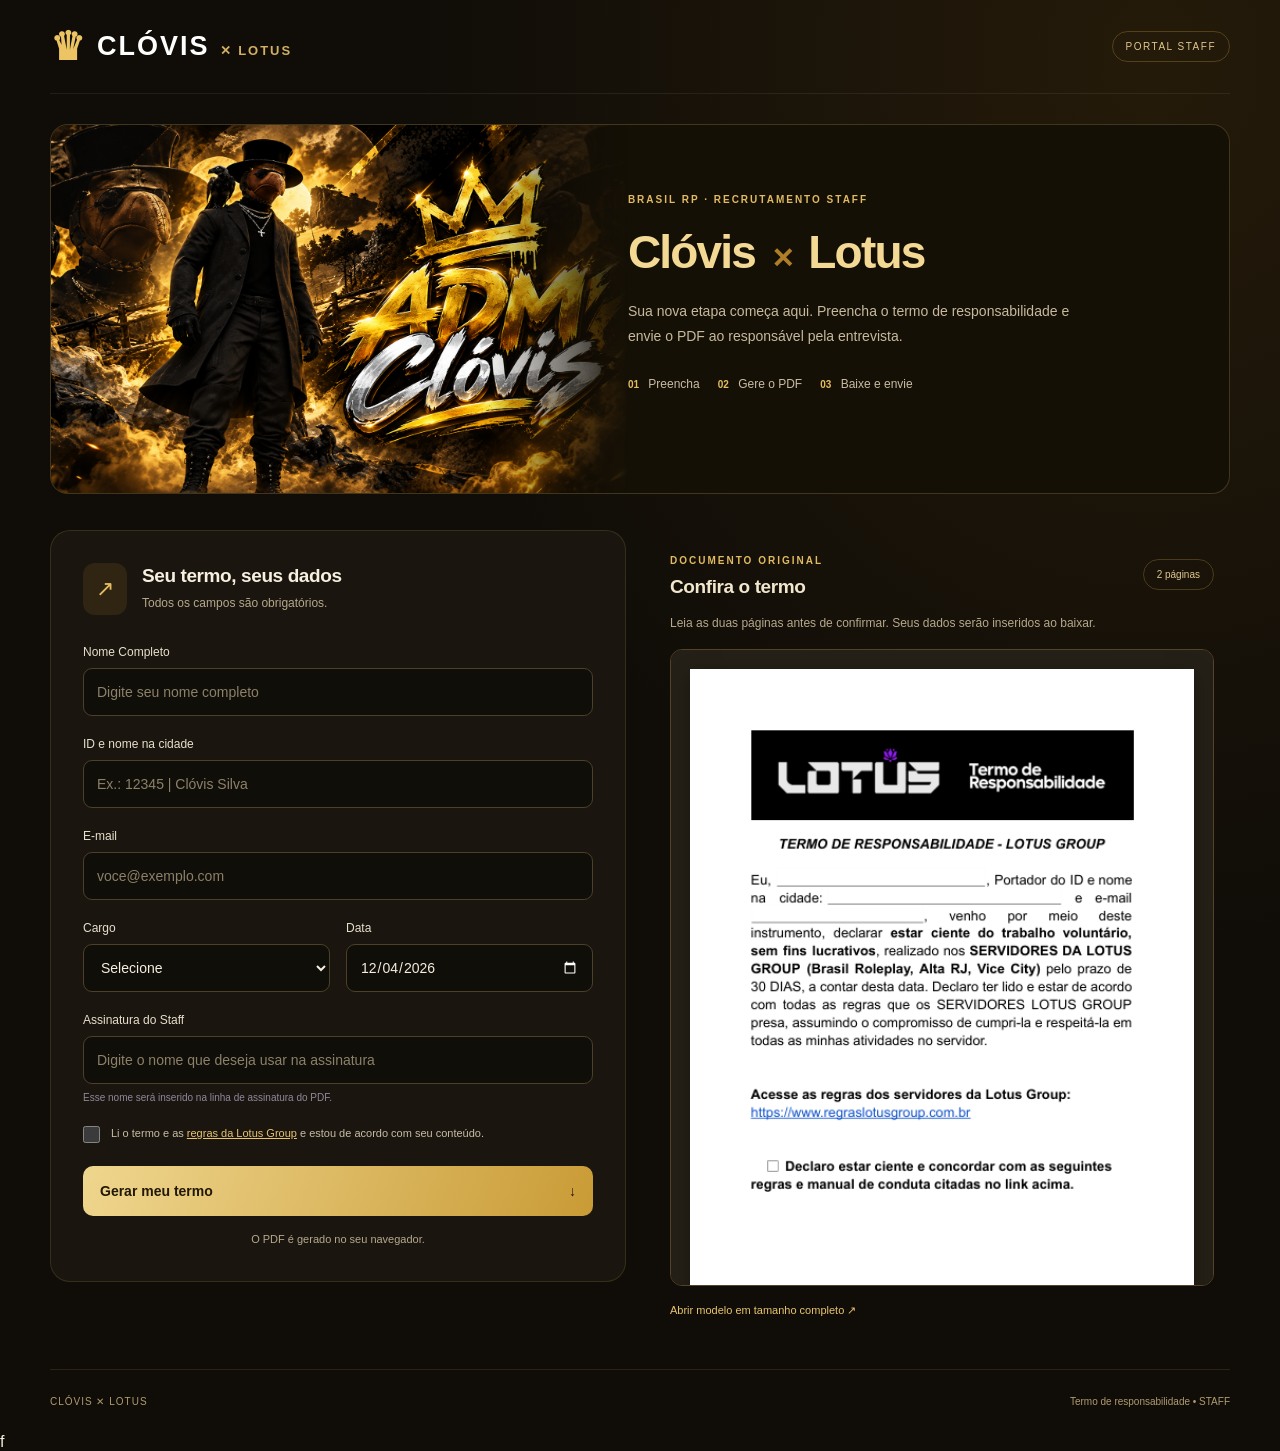
<file: index.html>
<!doctype html><html lang="pt-BR"><head> <!-- Google tag (gtag.js) -->
<script async src="https://www.googletagmanager.com/gtag/js?id=G-C2KGF7F0KL"></script>
<script>
  window.dataLayer = window.dataLayer || [];
  function gtag(){dataLayer.push(arguments);}
  gtag('js', new Date());

  gtag('config', 'G-C2KGF7F0KL');
</script> <meta charset="utf-8"><meta name="viewport" content="width=device-width,initial-scale=1"><meta name="theme-color" content="#100d08"><title>Clóvis X Lotus | Termo STAFF</title><link rel="stylesheet" href="style.css?v=gold-glow-1"><script defer src="assets/pdf-lib.min.js"></script><script defer src="assets/fontkit.min.js"></script><script defer src="assets/embedded.js"></script><script defer src="app.js?v=5"></script><link rel="icon" type="image/x-icon" href="./favicon.ico?v=2"></head><body><header><a class="brand" href="./"><span class="flower">♛</span> CLÓVIS <small>✕ LOTUS</small></a><span class="tag">PORTAL STAFF</span></header><main><section class="intro"><img class="hero-character" src="assets/clovis.png" alt="Personagem Clóvis de cartola, máscara e roupa preta em cenário dourado"><div class="hero-copy"><span class="eyebrow">BRASIL RP · RECRUTAMENTO STAFF</span><h1>Clóvis <span>✕</span> Lotus</h1><p>Sua nova etapa começa aqui. Preencha o termo de responsabilidade e envie o PDF ao responsável pela entrevista.</p><div class="steps"><span><b>01</b> Preencha</span><span><b>02</b> Gere o PDF</span><span><b>03</b> Baixe e envie</span></div></div></section><div class="workspace"><section class="card"><div class="cardhead"><span class="icon">↗</span><div><h2>Seu termo, seus dados</h2><p>Todos os campos são obrigatórios.</p></div></div><form id="form"><label>Nome Completo<input name="nome" required maxlength="80" autocomplete="name" placeholder="Digite seu nome completo"></label><label>ID e nome na cidade<input name="cidade" required maxlength="80" placeholder="Ex.: 12345 | Clóvis Silva"></label><label>E-mail<input name="email" type="email" required maxlength="90" autocomplete="email" placeholder="voce@exemplo.com"></label><div class="row"><label>Cargo<select name="cargo" required><option value="">Selecione</option><option>Ajudante</option><option>Suporte</option><option>Moderador</option><option>Administrador</option></select></label><label>Data<input name="data" type="date" required></label></div><label>Assinatura do Staff<input name="assinatura" required maxlength="80" placeholder="Digite o nome que deseja usar na assinatura"><small>Esse nome será inserido na linha de assinatura do PDF.</small></label><label class="consent"><input type="checkbox" name="aceite" required><span>Li o termo e as <a href="https://www.regraslotusgroup.com.br" target="_blank" rel="noopener">regras da Lotus Group</a> e estou de acordo com seu conteúdo.</span></label><button id="download" type="submit">Gerar meu termo <span>↓</span></button><div id="result" hidden><a id="save-pdf" class="save-pdf">Baixar PDF preenchido ↓</a><a id="open-pdf" target="_blank" rel="noopener">Abrir PDF em outra aba ↗</a><small>Se o navegador abrir o documento, use a opção de salvar ou baixar do leitor de PDF.</small></div><p id="status" role="status" aria-live="polite">O PDF é gerado no seu navegador.</p></form></section><aside class="preview"><div class="previewhead"><div><span class="eyebrow">DOCUMENTO ORIGINAL</span><h2>Confira o termo</h2></div><span class="pages">2 páginas</span></div><p class="previewhelp">Leia as duas páginas antes de confirmar. Seus dados serão inseridos ao baixar.</p><div class="sheets"><img src="assets/pagina-1.png" alt="Página 1 do termo de responsabilidade Lotus Group, com campos em branco"><img src="assets/pagina-2.png" alt="Página 2 do termo: regras, assinatura, cargo e data"></div><a class="original" href="modelo.html" target="_blank" rel="noopener">Abrir modelo em tamanho completo ↗</a></aside></div><footer>CLÓVIS ✕ LOTUS <span>Termo de responsabilidade • STAFF</span></footer></main></body></html>
f
</file>
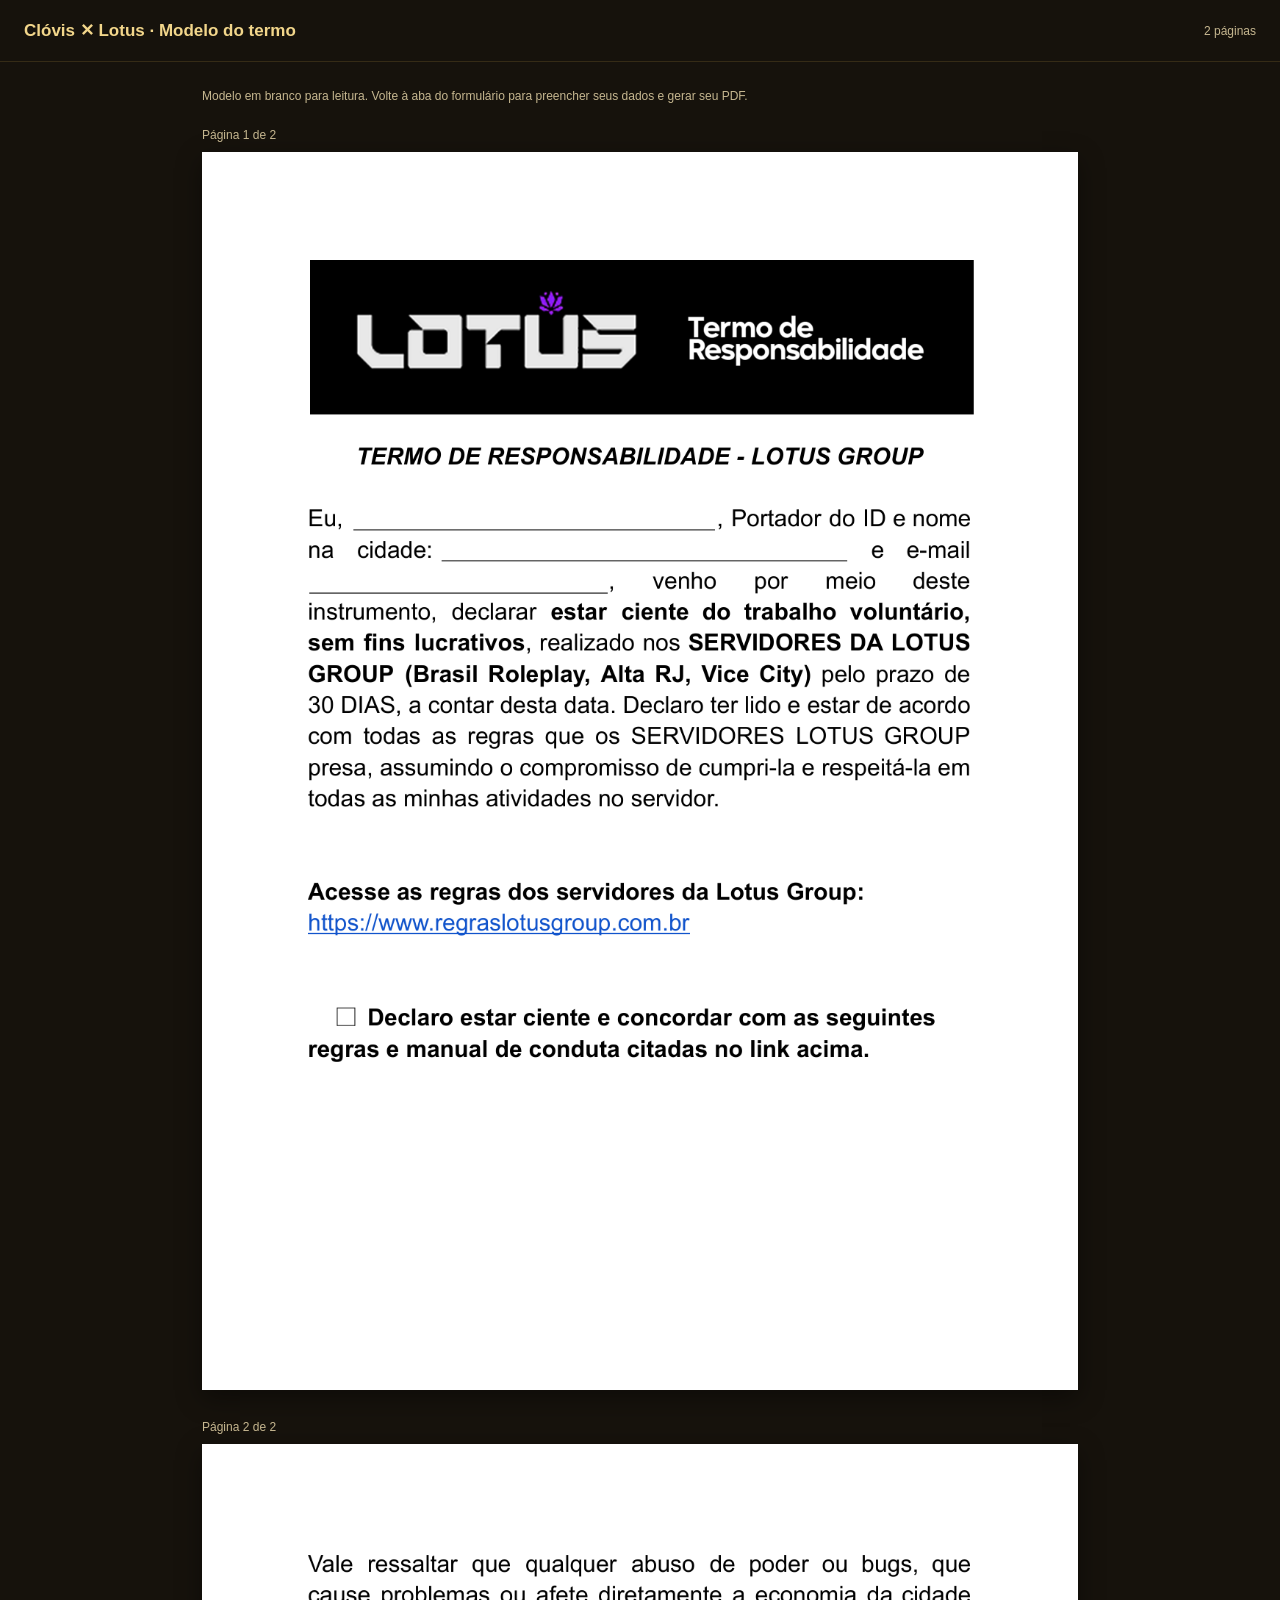
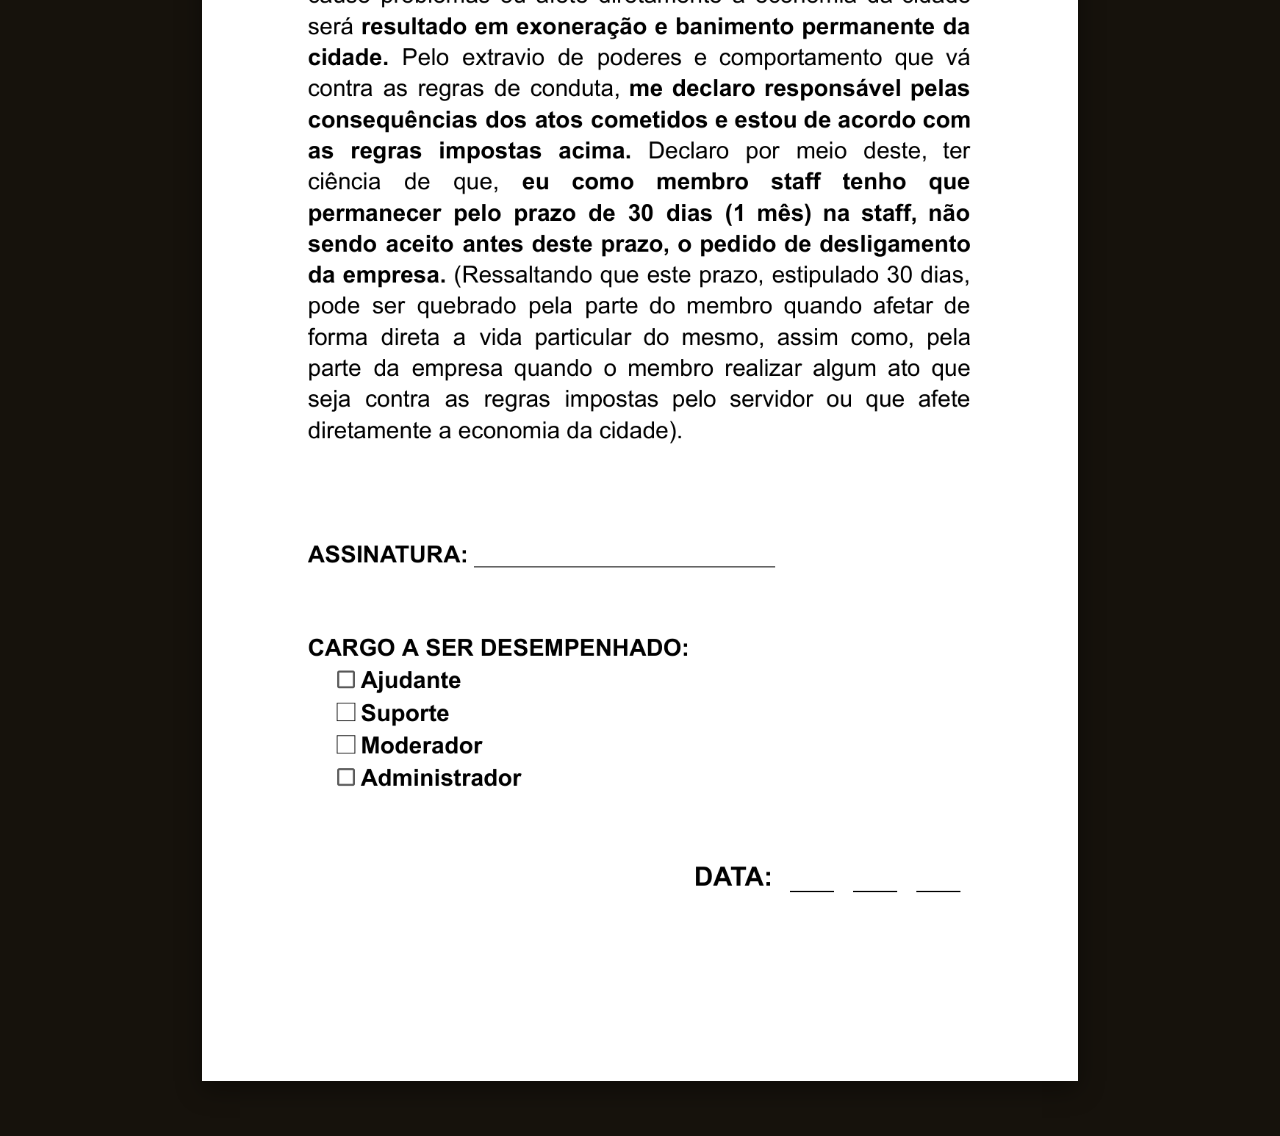
<file: modelo.html>
<!doctype html><html lang="pt-BR"><head><meta charset="utf-8"><meta name="viewport" content="width=device-width,initial-scale=1"><title>Modelo do termo | Clóvis X Lotus</title><style>*{box-sizing:border-box}body{margin:0;background:#16120c;color:#f2d68b;font-family:Arial,sans-serif}header{padding:20px 24px;border-bottom:1px solid #8c703344;display:flex;justify-content:space-between;gap:16px;align-items:center}h1{font-size:17px;margin:0}header span{font-size:12px;color:#c6b790}main{padding:25px 12px;max-width:900px;margin:auto}figure{margin:0 0 30px}figcaption{font-size:12px;margin:0 0 10px;color:#c6b790}img{display:block;width:100%;height:auto;box-shadow:0 8px 24px #0006}p{font-size:12px;line-height:1.6;color:#c6b790;margin:0 0 22px}@media print{body{background:white}header,p,figcaption{display:none}main{max-width:none;padding:0}figure{margin:0;page-break-after:always}img{box-shadow:none}}</style></head><body><header><h1>Clóvis ✕ Lotus · Modelo do termo</h1><span>2 páginas</span></header><main><p>Modelo em branco para leitura. Volte à aba do formulário para preencher seus dados e gerar seu PDF.</p><figure><figcaption>Página 1 de 2</figcaption><img src="assets/modelo-completo-1.png" alt="Primeira página do termo de responsabilidade Lotus Group"></figure><figure><figcaption>Página 2 de 2</figcaption><img src="assets/modelo-completo-2.png" alt="Segunda página do termo, com campos de assinatura, cargo e data"></figure></main></body></html>
</file>
<file: style.css>
:root{color-scheme:dark;font-family:Inter,Arial,sans-serif;color:#f1eff7;background:#100f16}*{box-sizing:border-box}body{margin:0;background:radial-gradient(ellipse at 85% 4%,#2e193d66,transparent 46%)}header,main{max-width:1180px;margin:auto}header{height:94px;display:flex;align-items:center;justify-content:space-between;border-bottom:1px solid #ffffff12}.brand{text-decoration:none;color:white;font-size:27px;font-weight:900;letter-spacing:2px;display:flex;align-items:center;gap:10px}.brand small{font-size:10px;letter-spacing:3px;color:#a5a0b1}.flower{font-size:39px;color:#bc8af5}.tag,.pages{font-size:10px;letter-spacing:1.5px;border:1px solid #ffffff21;border-radius:30px;padding:9px 13px;color:#beb7cb}.intro{padding:62px 0 40px;max-width:780px}.eyebrow{font-size:10px;letter-spacing:2px;font-weight:bold;color:#bb91eb}h1{font-size:53px;line-height:1.12;letter-spacing:-2px;margin:20px 0}h1 em{font-style:normal;color:#bd92f1}.intro>p{font-size:15px;color:#a8a3b3;line-height:1.8;max-width:590px}.steps{display:flex;gap:27px;margin-top:28px;font-size:12px;color:#c3bdce}.steps b{font-size:10px;color:#b98ded;margin-right:6px}.workspace{display:grid;grid-template-columns:1fr 1fr;gap:28px;align-items:start}.card{background:#1a1822;border:1px solid #ffffff12;border-radius:20px;padding:32px}.cardhead{display:flex;align-items:center;gap:15px;margin-bottom:30px}.icon{background:#a576df22;padding:13px;border-radius:12px;color:#c7a2f7;font-size:22px}h2{font-size:19px;letter-spacing:-.4px;margin:0}.cardhead p,.previewhelp{font-size:12px;color:#9c96a9;margin:7px 0 0;line-height:1.6}label{display:block;font-size:12px;color:#ded9e8;margin-bottom:21px}input,select{display:block;margin-top:9px;width:100%;height:48px;background:#111017;border:1px solid #38323f;border-radius:9px;color:#f1edf8;padding:0 13px;font:inherit;font-size:14px}input::placeholder{color:#756e82}input:focus,select:focus{outline:2px solid #ae7de1;outline-offset:2px}small{display:block;font-size:10px;color:#8f889b;margin-top:8px}.row{display:grid;grid-template-columns:1fr 1fr;gap:16px}.consent{display:flex;align-items:flex-start;gap:11px;color:#b6aebf;line-height:1.7;font-size:11px;margin-top:5px}.consent input{width:17px;height:17px;flex-shrink:0;margin:2px 0;accent-color:#bc88f2}a{color:#c9a5f2}button{width:100%;border:0;border-radius:10px;background:#bd91f0;color:#21132f;font-size:14px;font-weight:700;cursor:pointer;padding:17px;text-align:left;display:flex;justify-content:space-between}button:hover{background:#cda9f8}button:disabled{opacity:.6;cursor:wait}#status{text-align:center;color:#a39aac;font-size:11px;line-height:1.6;margin:15px 0 0}.preview{padding:20px 16px 0}.previewhead{display:flex;justify-content:space-between;align-items:center}.previewhead h2{margin-top:8px}.pages{letter-spacing:0}.previewhelp{margin:16px 0}.sheets{height:637px;overflow:auto;background:#24212c;border:1px solid #39323f;border-radius:12px;padding:19px;scrollbar-color:#6b527f #24212c}.sheets img{display:block;width:100%;margin-bottom:18px;box-shadow:0 5px 20px #0005}.sheets img:last-child{margin-bottom:0}.original{display:block;font-size:11px;margin-top:18px;text-decoration:none}footer{display:flex;justify-content:space-between;border-top:1px solid #ffffff12;margin-top:52px;padding:26px 0;color:#756e83;font-size:10px;letter-spacing:1px}footer span{letter-spacing:0}@media(max-width:1220px){header,main{margin-left:28px;margin-right:28px}}@media(max-width:740px){header{height:75px}.intro{padding-top:40px}h1{font-size:38px}.workspace{grid-template-columns:1fr}.card{padding:24px}.preview{padding:12px 0}.steps{gap:16px;font-size:11px}.sheets{height:500px}footer{gap:15px;line-height:1.7}.brand{font-size:23px}.brand small{display:none}header,main{margin-left:19px;margin-right:19px}}

/* Clóvis X Lotus */
:root{background:#100d08;color:#f7f0e0}body{background:radial-gradient(ellipse at 90% 4%,#79501133,transparent 45%)}.flower{color:#ecc464}.brand small{color:#d3af63;font-size:13px;letter-spacing:2px}.tag,.pages{border-color:#d4ac4a44;color:#dfc88f}.intro{max-width:none;position:relative;min-height:370px;margin:30px 0 36px;padding:0;overflow:hidden;border-radius:18px;border:1px solid #dab96338;background:#151006}.hero-character{position:absolute;width:49%;height:100%;object-fit:cover;object-position:29% center;mask-image:linear-gradient(90deg,#000 75%,transparent)}.hero-copy{position:relative;padding:64px 35px 55px;margin-left:46%}.eyebrow{color:#e1ba61}h1{font-size:46px;letter-spacing:-1.8px;white-space:nowrap;color:#f3d994}h1 span{font-size:28px;color:#af7e28;margin:0 5px}.hero-copy p{font-size:14px;color:#c6b99d;line-height:1.8;max-width:465px}.steps b{color:#e5bd60}.steps{gap:18px}.steps span{color:#c9bca3}.card{background:#1a160f;border-color:#dfbd5e24}.icon{color:#e6bd60;background:#b6852922}label{color:#e7dfcd}input,select{background:#100e09;border-color:#4c4028;color:#f5eddf}input::placeholder{color:#8c8069}input:focus,select:focus{outline-color:#d2a84b}.consent input{accent-color:#deb754}a{color:#e8c46f}.consent{color:#c8bca5}button{background:linear-gradient(110deg,#efd68e,#c99b36);color:#211805}button:hover{background:#f3dba0}.sheets{background:#252017;border-color:#544326;scrollbar-color:#917139 #252017}.previewhelp,.cardhead p,#status{color:#b6a88c}.previewhead h2{color:#f2e6cd}footer{color:#b09b70;border-color:#d4b45a22}.save-pdf{display:block;text-align:center;padding:15px;background:#edc96e;color:#201706;border-radius:8px;font-weight:bold;text-decoration:none;margin-bottom:13px}#result{border:1px solid #cba24555;background:#bd8f2110;padding:16px;border-radius:10px;margin-top:18px}#result[hidden]{display:none}#open-pdf{font-size:12px;display:block;text-align:center}#result small{line-height:1.6;text-align:center;color:#bfae8e;margin-top:12px}@media(max-width:740px){.intro{min-height:480px;margin-top:22px}.hero-character{width:100%;height:300px;object-position:28% 40%;mask-image:linear-gradient(180deg,#000 60%,transparent)}.hero-copy{margin:0;padding:270px 22px 28px}.hero-copy h1{font-size:35px;margin:14px 0}.hero-copy p{font-size:13px}.hero-copy .steps{gap:13px;font-size:10px}.brand small{display:block;font-size:10px}.brand{font-size:20px;gap:7px}.tag{font-size:8px;padding:8px}.steps b{margin-right:3px}}

/* Brilho dourado suave nas bordas */
@keyframes lotus-gold-pulse {
  0%,100% { border-color:rgba(190,145,48,.35); box-shadow:0 0 3px rgba(224,174,53,.08),inset 0 0 2px rgba(224,174,53,.03); }
  50% { border-color:rgba(244,199,91,.90); box-shadow:0 0 13px rgba(224,174,53,.26),inset 0 0 5px rgba(224,174,53,.08); }
}
.card,.intro,.sheets { animation:lotus-gold-pulse 3.8s ease-in-out infinite; }
input:not([type="checkbox"]),select { animation:lotus-gold-pulse 3.8s ease-in-out infinite; }
form>label:nth-of-type(2) input { animation-delay:.25s; }
form>label:nth-of-type(3) input { animation-delay:.5s; }
.row input,.row select { animation-delay:.75s; }
form>label:nth-of-type(4) input { animation-delay:1s; }
input:not([type="checkbox"]):focus,select:focus { animation:none; border-color:#f0ca72; box-shadow:0 0 14px #e0ae3540; }
@media(prefers-reduced-motion:reduce) {
 .card,.intro,.sheets,input:not([type="checkbox"]),select { animation:none; border-color:#b58b3b; }
}
</file>
